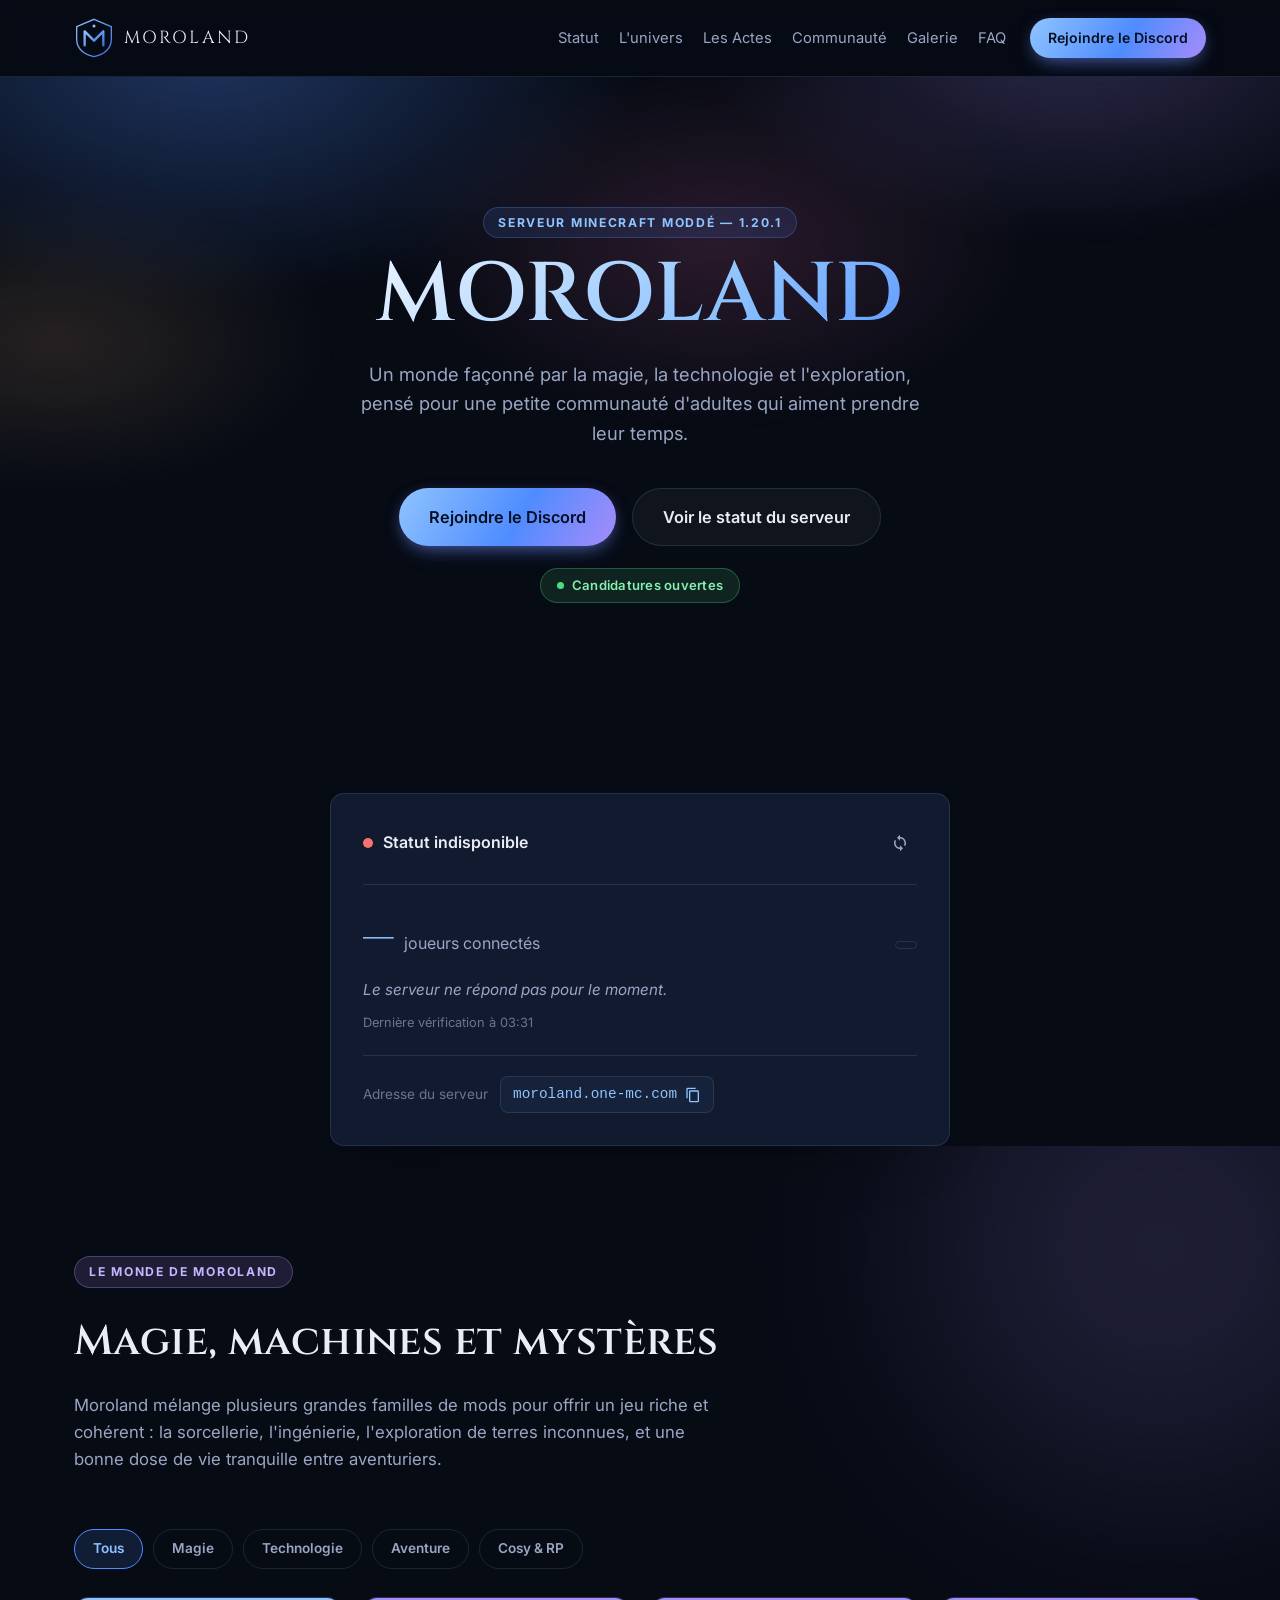
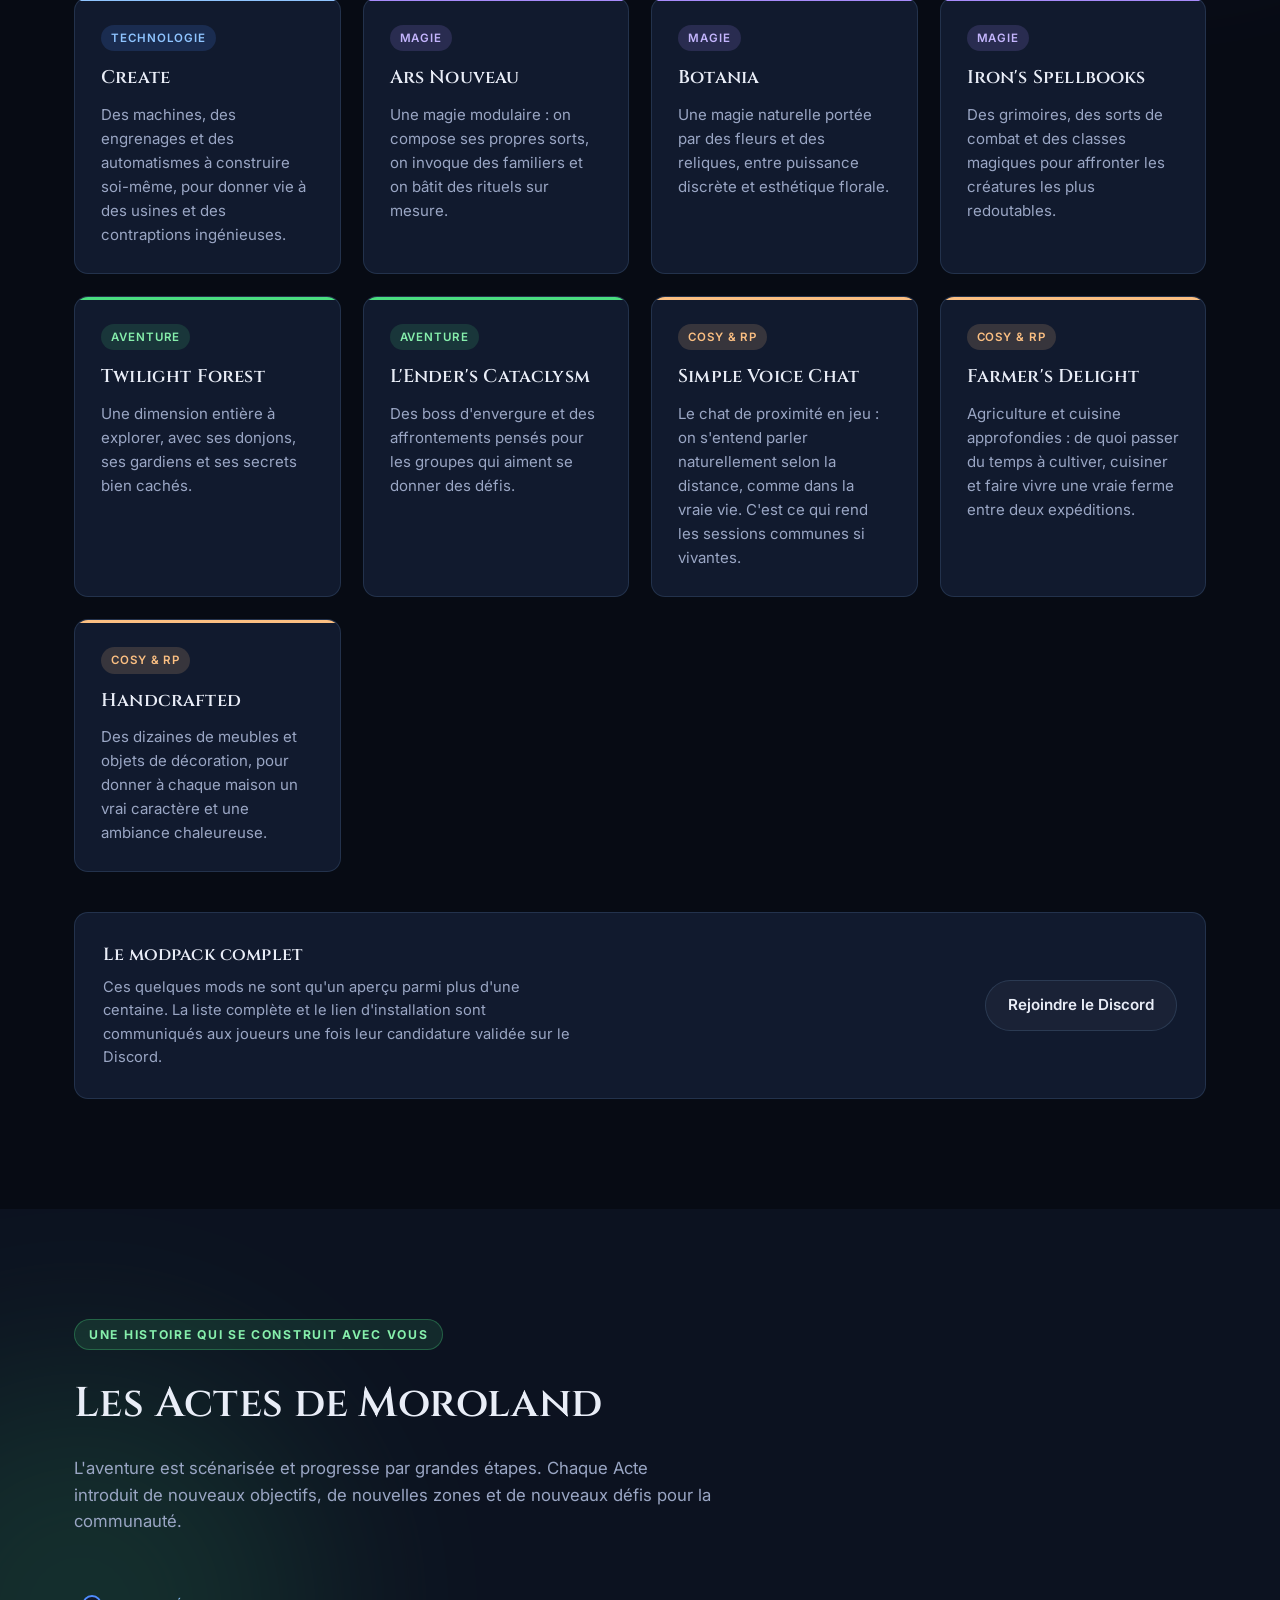
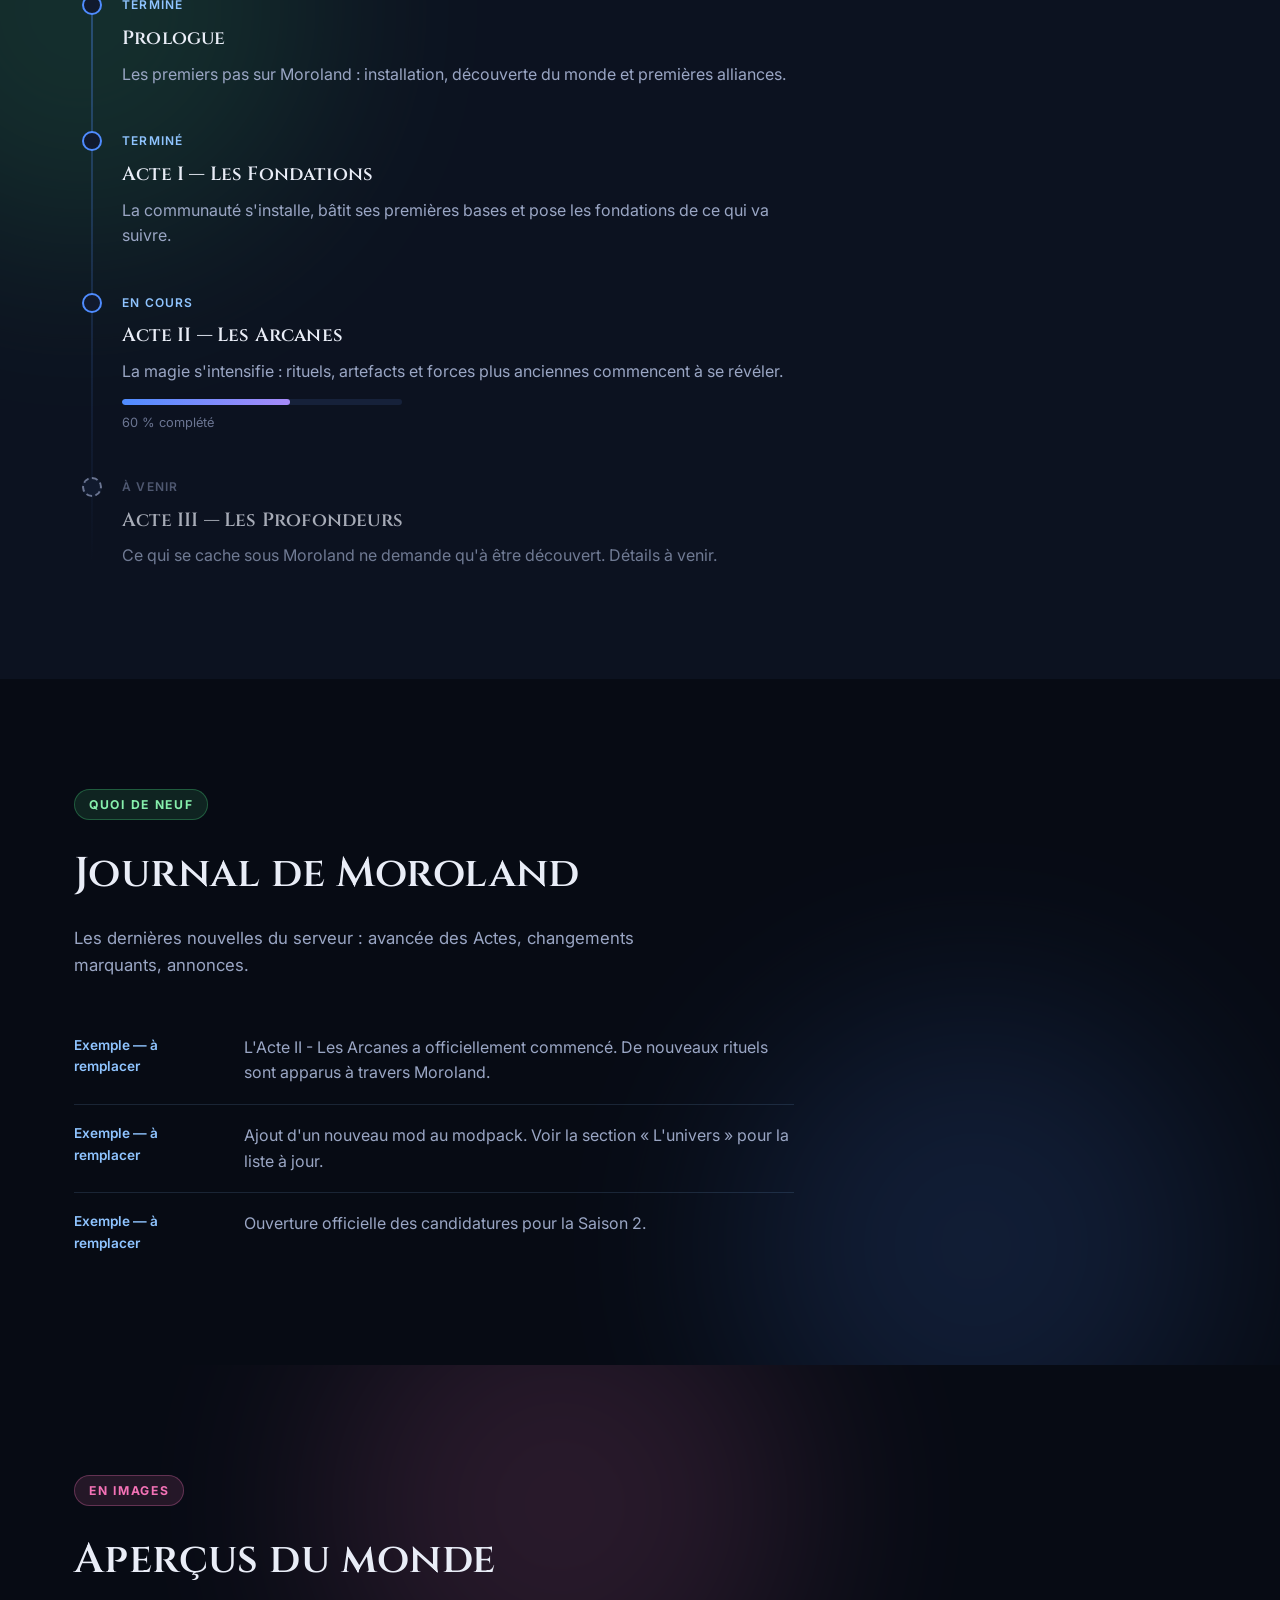
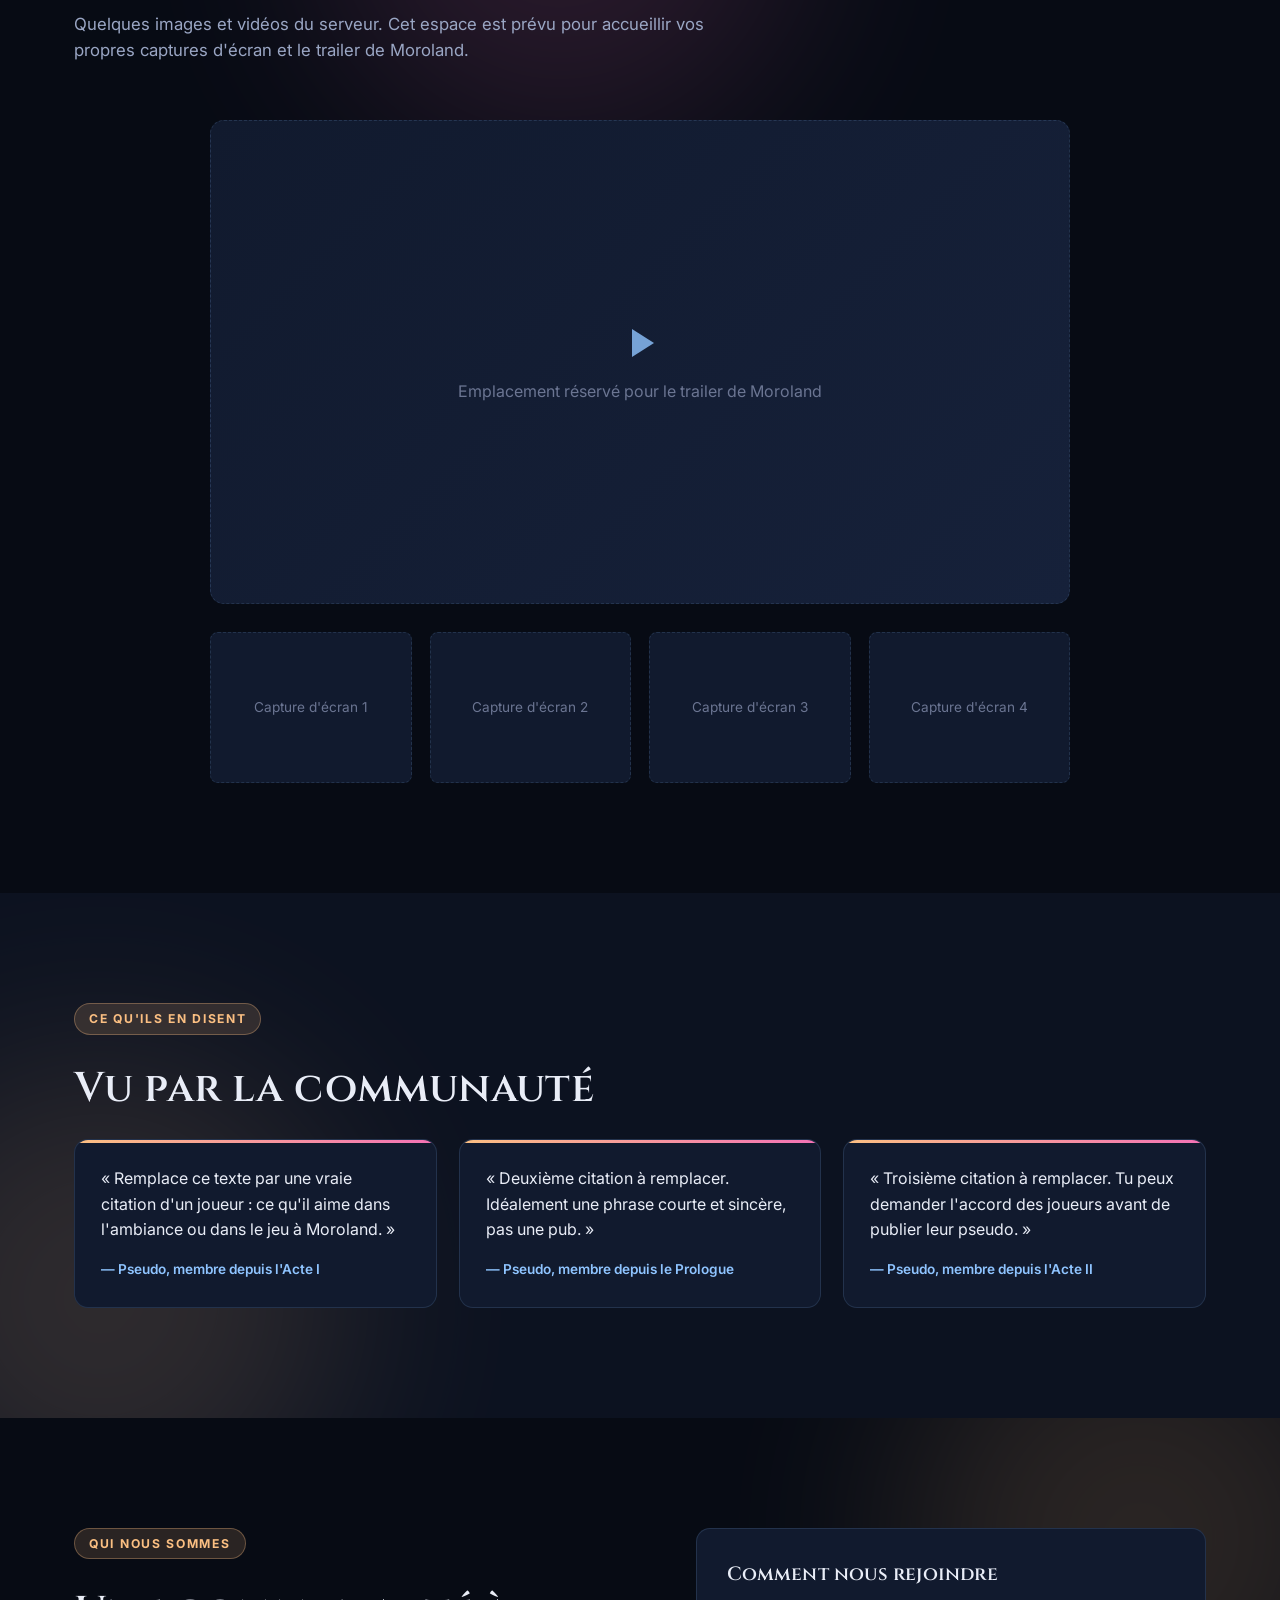
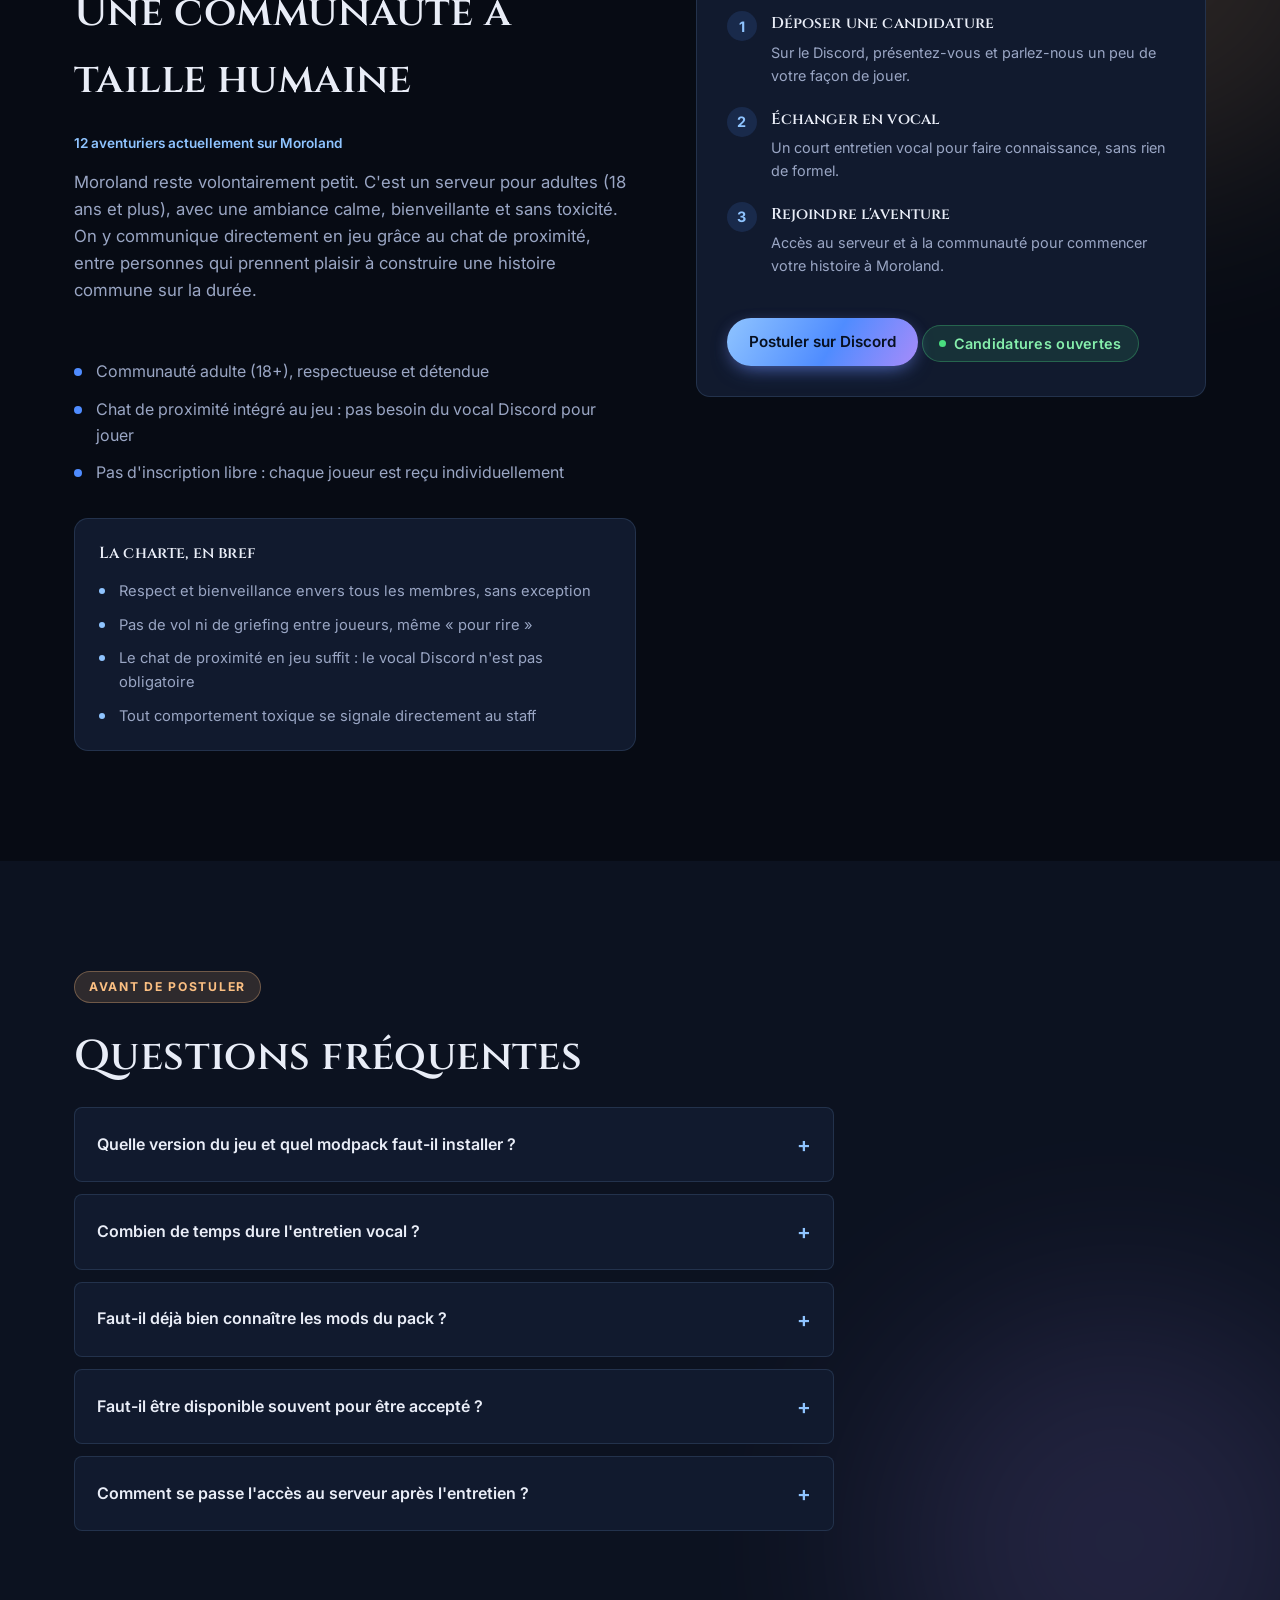
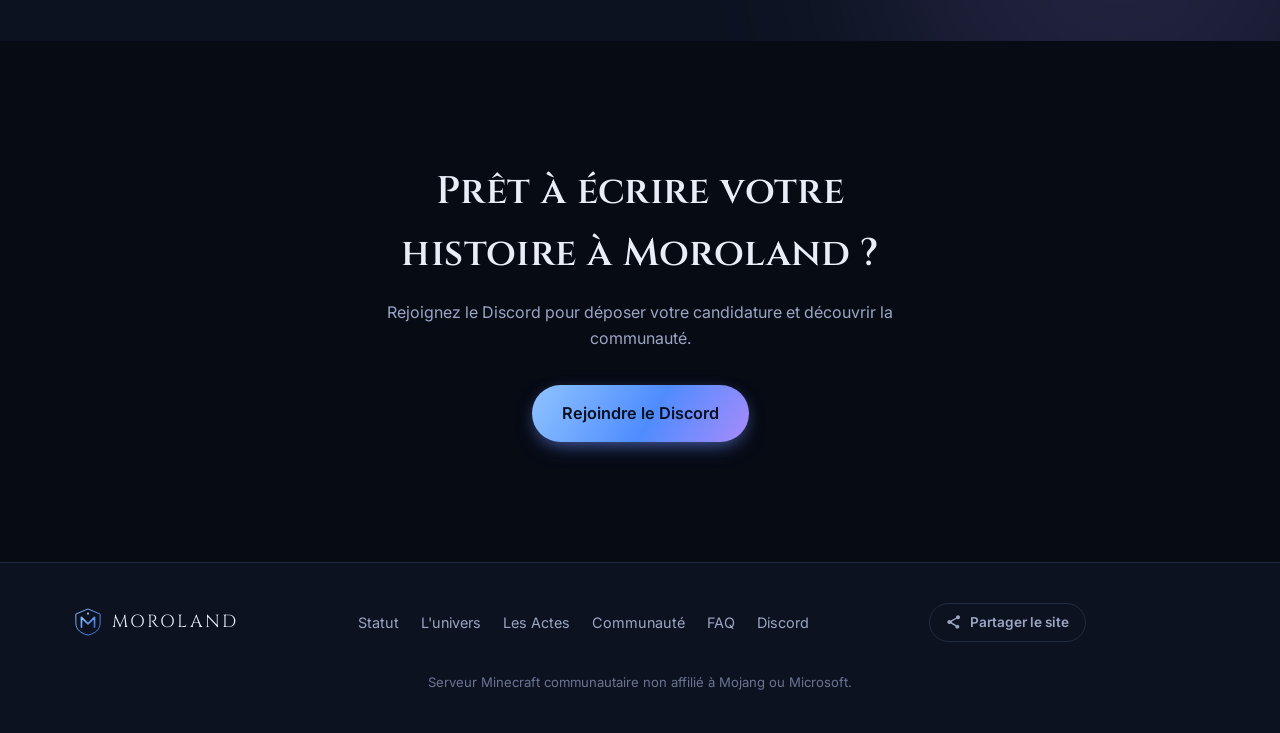
<file: index.html>
<!DOCTYPE html>
<html lang="fr">
<head>
  <meta charset="UTF-8">
  <meta name="viewport" content="width=device-width, initial-scale=1.0">
  <title>Moroland — Serveur Minecraft moddé</title>
  <meta name="description" content="Moroland, serveur Minecraft moddé (magie, technologie, aventure). Petite communauté d'adultes, aventure scénarisée en Actes. Rejoignez-nous sur Discord.">

  <!-- Teinte la barre du navigateur sur mobile avec la couleur du site -->
  <meta name="theme-color" content="#070b14">
  <meta name="color-scheme" content="dark">

  <!-- Données structurées : aident Google à comprendre ce qu'est le site -->
  <script type="application/ld+json">
  {
    "@context": "https://schema.org",
    "@type": "Organization",
    "name": "Moroland",
    "url": "https://reliable-dieffenbachia-4ee07e.netlify.app/",
    "logo": "https://reliable-dieffenbachia-4ee07e.netlify.app/assets/images/logo.svg",
    "description": "Serveur Minecraft moddé (magie, technologie, aventure). Petite communauté d'adultes, aventure scénarisée en Actes."
  }
  </script>

  <!-- Aperçu de lien (Discord, Twitter/X, etc.) : ce qui s'affiche quand on
       partage l'URL du site. IMPORTANT : remplace "og:url" par l'adresse
       réelle du site une fois publié (voir README, section OG). -->
  <meta property="og:type" content="website">
  <meta property="og:site_name" content="Moroland">
  <meta property="og:title" content="Moroland — Serveur Minecraft moddé">
  <meta property="og:description" content="Magie, technologie et aventure scénarisée. Petite communauté d'adultes, sur invitation, en 1.20.1.">
  <meta property="og:image" content="assets/images/og-image.svg">
  <meta property="og:url" content="https://reliable-dieffenbachia-4ee07e.netlify.app/">
  <meta name="twitter:card" content="summary_large_image">
  <meta name="twitter:title" content="Moroland — Serveur Minecraft moddé">
  <meta name="twitter:description" content="Magie, technologie et aventure scénarisée. Petite communauté d'adultes, sur invitation, en 1.20.1.">
  <meta name="twitter:image" content="assets/images/og-image.svg">

  <!-- Polices : Cinzel pour les titres (esprit fantasy/gravé), Inter pour le texte (lisible et moderne) -->
  <link rel="preconnect" href="https://fonts.googleapis.com">
  <link rel="preconnect" href="https://fonts.gstatic.com" crossorigin>
  <link href="https://fonts.googleapis.com/css2?family=Cinzel:wght@500;600;700&family=Inter:wght@400;500;600;700&display=swap" rel="stylesheet">

  <link rel="icon" type="image/svg+xml" href="assets/images/logo.svg">
  <link rel="stylesheet" href="css/style.css">
</head>
<body>

  <!-- Lien d'évitement : permet à une personne au clavier de sauter directement au contenu -->
  <a class="skip-link" href="#main">Aller au contenu principal</a>

  <header class="site-header" id="header">
    <div class="container header-inner">
      <a href="#" class="brand" aria-label="Moroland, retour en haut de page">
        <img src="assets/images/logo.svg" alt="" width="40" height="40" class="brand-logo">
        <span class="brand-name">MOROLAND</span>
      </a>

      <nav class="main-nav" id="main-nav" aria-label="Navigation principale">
        <ul>
          <li><a href="#statut">Statut</a></li>
          <li><a href="#univers">L'univers</a></li>
          <li><a href="#actes">Les Actes</a></li>
          <li><a href="#communaute">Communauté</a></li>
          <li><a href="#galerie">Galerie</a></li>
          <li><a href="#faq">FAQ</a></li>
        </ul>
        <a href="#" class="btn btn-primary btn-small js-discord-link" data-discord-link>Rejoindre le Discord</a>
      </nav>

      <button class="nav-toggle" id="nav-toggle" aria-expanded="false" aria-controls="main-nav" aria-label="Ouvrir le menu">
        <span></span><span></span><span></span>
      </button>
    </div>
  </header>

  <main id="main">

    <!-- ============ HERO ============ -->
    <section class="hero">
      <div class="hero-glow" aria-hidden="true"></div>
      <div class="container hero-inner">
        <p class="eyebrow reveal">Serveur Minecraft moddé — 1.20.1</p>
        <h1 class="hero-title reveal">MOROLAND</h1>
        <p class="hero-subtitle reveal">
          Un monde façonné par la magie, la technologie et l'exploration,
          pensé pour une petite communauté d'adultes qui aiment prendre leur temps.
        </p>
        <div class="hero-actions reveal">
          <a href="#" class="btn btn-primary btn-large js-discord-link" data-discord-link>Rejoindre le Discord</a>
          <a href="#statut" class="btn btn-ghost btn-large">Voir le statut du serveur</a>
        </div>
        <p class="recruitment-badge reveal js-recruitment-badge"></p>
      </div>
    </section>

    <!-- ============ STATUT LIVE ============ -->
    <section class="status-section" id="statut">
      <div class="container">
        <div class="status-card reveal" id="status-card" data-state="loading">
          <div class="status-top">
            <div class="status-indicator">
              <span class="status-dot" id="status-dot" aria-hidden="true"></span>
              <span class="status-label" id="status-label">Vérification en cours…</span>
            </div>
            <button class="status-refresh" id="status-refresh" aria-label="Rafraîchir le statut du serveur">
              <svg viewBox="0 0 24 24" width="18" height="18" aria-hidden="true">
                <path fill="currentColor" d="M12 4V1L8 5l4 4V6c3.31 0 6 2.69 6 6 0 1.01-.25 1.97-.7 2.8l1.46 1.46A7.93 7.93 0 0 0 20 12c0-4.42-3.58-8-8-8zm0 14c-3.31 0-6-2.69-6-6 0-1.01.25-1.97.7-2.8L5.24 7.74A7.93 7.93 0 0 0 4 12c0 4.42 3.58 8 8 8v3l4-4-4-4z"/>
              </svg>
            </button>
          </div>

          <div class="status-body">
            <div class="status-players">
              <span class="status-players-count" id="status-players-count">—</span>
              <span class="status-players-suffix">joueurs connectés</span>
              <span class="status-version" id="status-version"></span>
            </div>
            <p class="status-motd" id="status-motd"></p>
            <p class="status-updated" id="status-updated" aria-live="polite"></p>
          </div>

          <div class="status-footer">
            <span class="status-address-label">Adresse du serveur</span>
            <button class="status-address" id="status-address-btn" type="button">
              <code id="status-address-text">moroland.one-mc.com</code>
              <svg viewBox="0 0 24 24" width="16" height="16" aria-hidden="true">
                <path fill="currentColor" d="M16 1H4a2 2 0 0 0-2 2v14h2V3h12V1zm3 4H8a2 2 0 0 0-2 2v14a2 2 0 0 0 2 2h11a2 2 0 0 0 2-2V7a2 2 0 0 0-2-2zm0 16H8V7h11v14z"/>
              </svg>
            </button>
            <span class="status-copied" id="status-copied" role="status" aria-live="polite"></span>
          </div>
        </div>
      </div>
    </section>

    <!-- ============ L'UNIVERS ============ -->
    <section class="section" id="univers">
      <div class="container">
        <p class="eyebrow reveal">Le monde de Moroland</p>
        <h2 class="section-title reveal">Magie, machines et mystères</h2>
        <p class="section-lead reveal">
          Moroland mélange plusieurs grandes familles de mods pour offrir un jeu riche
          et cohérent : la sorcellerie, l'ingénierie, l'exploration de terres inconnues,
          et une bonne dose de vie tranquille entre aventuriers.
        </p>

        <div class="mod-filters reveal" role="group" aria-label="Filtrer les mods par catégorie">
          <button type="button" class="mod-filter is-active" data-filter="all">Tous</button>
          <button type="button" class="mod-filter" data-filter="magic">Magie</button>
          <button type="button" class="mod-filter" data-filter="tech">Technologie</button>
          <button type="button" class="mod-filter" data-filter="adventure">Aventure</button>
          <button type="button" class="mod-filter" data-filter="cosy">Cosy &amp; RP</button>
        </div>

        <div class="mod-grid">
          <article class="mod-card reveal" data-category="tech">
            <span class="mod-tag mod-tag-tech">Technologie</span>
            <h3>Create</h3>
            <p>Des machines, des engrenages et des automatismes à construire soi-même, pour donner vie à des usines et des contraptions ingénieuses.</p>
          </article>

          <article class="mod-card reveal" data-category="magic">
            <span class="mod-tag mod-tag-magic">Magie</span>
            <h3>Ars Nouveau</h3>
            <p>Une magie modulaire : on compose ses propres sorts, on invoque des familiers et on bâtit des rituels sur mesure.</p>
          </article>

          <article class="mod-card reveal" data-category="magic">
            <span class="mod-tag mod-tag-magic">Magie</span>
            <h3>Botania</h3>
            <p>Une magie naturelle portée par des fleurs et des reliques, entre puissance discrète et esthétique florale.</p>
          </article>

          <article class="mod-card reveal" data-category="magic">
            <span class="mod-tag mod-tag-magic">Magie</span>
            <h3>Iron's Spellbooks</h3>
            <p>Des grimoires, des sorts de combat et des classes magiques pour affronter les créatures les plus redoutables.</p>
          </article>

          <article class="mod-card reveal" data-category="adventure">
            <span class="mod-tag mod-tag-adventure">Aventure</span>
            <h3>Twilight Forest</h3>
            <p>Une dimension entière à explorer, avec ses donjons, ses gardiens et ses secrets bien cachés.</p>
          </article>

          <article class="mod-card reveal" data-category="adventure">
            <span class="mod-tag mod-tag-adventure">Aventure</span>
            <h3>L'Ender's Cataclysm</h3>
            <p>Des boss d'envergure et des affrontements pensés pour les groupes qui aiment se donner des défis.</p>
          </article>

          <article class="mod-card reveal" data-category="cosy">
            <span class="mod-tag mod-tag-cosy">Cosy &amp; RP</span>
            <h3>Simple Voice Chat</h3>
            <p>Le chat de proximité en jeu : on s'entend parler naturellement selon la distance, comme dans la vraie vie. C'est ce qui rend les sessions communes si vivantes.</p>
          </article>

          <article class="mod-card reveal" data-category="cosy">
            <span class="mod-tag mod-tag-cosy">Cosy &amp; RP</span>
            <h3>Farmer's Delight</h3>
            <p>Agriculture et cuisine approfondies : de quoi passer du temps à cultiver, cuisiner et faire vivre une vraie ferme entre deux expéditions.</p>
          </article>

          <article class="mod-card reveal" data-category="cosy">
            <span class="mod-tag mod-tag-cosy">Cosy &amp; RP</span>
            <h3>Handcrafted</h3>
            <p>Des dizaines de meubles et objets de décoration, pour donner à chaque maison un vrai caractère et une ambiance chaleureuse.</p>
          </article>
        </div>

        <div class="modpack-cta reveal">
          <div>
            <h3>Le modpack complet</h3>
            <p>Ces quelques mods ne sont qu'un aperçu parmi plus d'une centaine. La liste complète et le lien d'installation sont communiqués aux joueurs une fois leur candidature validée sur le Discord.</p>
          </div>
          <div class="modpack-cta-actions">
            <a href="#" class="btn btn-ghost js-discord-link" data-discord-link target="_blank" rel="noopener noreferrer">Rejoindre le Discord</a>
          </div>
        </div>
      </div>
    </section>

    <!-- ============ LES ACTES ============ -->
    <section class="section section-alt" id="actes">
      <div class="container">
        <p class="eyebrow reveal">Une histoire qui se construit avec vous</p>
        <h2 class="section-title reveal">Les Actes de Moroland</h2>
        <p class="section-lead reveal">
          L'aventure est scénarisée et progresse par grandes étapes. Chaque Acte introduit
          de nouveaux objectifs, de nouvelles zones et de nouveaux défis pour la communauté.
        </p>

        <ol class="acts-timeline">
          <li class="act reveal">
            <div class="act-marker" aria-hidden="true"></div>
            <div class="act-content">
              <span class="act-eyebrow">Terminé</span>
              <h3>Prologue</h3>
              <p>Les premiers pas sur Moroland : installation, découverte du monde et premières alliances.</p>
            </div>
          </li>

          <li class="act reveal">
            <div class="act-marker" aria-hidden="true"></div>
            <div class="act-content">
              <span class="act-eyebrow">Terminé</span>
              <h3>Acte I — Les Fondations</h3>
              <p>La communauté s'installe, bâtit ses premières bases et pose les fondations de ce qui va suivre.</p>
            </div>
          </li>

          <li class="act reveal">
            <div class="act-marker" aria-hidden="true"></div>
            <div class="act-content">
              <span class="act-eyebrow">En cours</span>
              <h3>Acte II — Les Arcanes</h3>
              <p>La magie s'intensifie : rituels, artefacts et forces plus anciennes commencent à se révéler.</p>
              <!-- Pourcentage à ajuster toi-même à la main (modifie width et le texte) -->
              <div class="act-progress" role="progressbar" aria-valuenow="60" aria-valuemin="0" aria-valuemax="100" aria-label="Progression de l'Acte II">
                <div class="act-progress-bar" style="width: 60%;"></div>
              </div>
              <span class="act-progress-label">60 % complété</span>
            </div>
          </li>

          <li class="act reveal act-upcoming">
            <div class="act-marker" aria-hidden="true"></div>
            <div class="act-content">
              <span class="act-eyebrow">À venir</span>
              <h3>Acte III — Les Profondeurs</h3>
              <p>Ce qui se cache sous Moroland ne demande qu'à être découvert. Détails à venir.</p>
            </div>
          </li>
        </ol>
      </div>
    </section>

    <!-- ============ ACTUALITÉS ============ -->
    <section class="section" id="actualites">
      <div class="container">
        <p class="eyebrow reveal">Quoi de neuf</p>
        <h2 class="section-title reveal">Journal de Moroland</h2>
        <p class="section-lead reveal">
          Les dernières nouvelles du serveur : avancée des Actes, changements marquants, annonces.
        </p>

        <ul class="news-list">
          <li class="news-item reveal">
            <span class="news-date">Exemple — à remplacer</span>
            <p>L'Acte II - Les Arcanes a officiellement commencé. De nouveaux rituels sont apparus à travers Moroland.</p>
          </li>
          <li class="news-item reveal">
            <span class="news-date">Exemple — à remplacer</span>
            <p>Ajout d'un nouveau mod au modpack. Voir la section « L'univers » pour la liste à jour.</p>
          </li>
          <li class="news-item reveal">
            <span class="news-date">Exemple — à remplacer</span>
            <p>Ouverture officielle des candidatures pour la Saison 2.</p>
          </li>
        </ul>
      </div>
    </section>

    <!-- ============ GALERIE ============ -->
    <section class="section" id="galerie">
      <div class="container">
        <p class="eyebrow reveal">En images</p>
        <h2 class="section-title reveal">Aperçus du monde</h2>
        <p class="section-lead reveal">
          Quelques images et vidéos du serveur. Cet espace est prévu pour accueillir vos
          propres captures d'écran et le trailer de Moroland.
        </p>

        <div class="trailer-placeholder reveal">
          <svg viewBox="0 0 24 24" width="48" height="48" aria-hidden="true">
            <path fill="currentColor" d="M8 5v14l11-7z"/>
          </svg>
          <p>Emplacement réservé pour le trailer de Moroland</p>
        </div>

        <div class="screenshot-grid">
          <button type="button" class="screenshot-placeholder reveal js-lightbox"><span>Capture d'écran 1</span></button>
          <button type="button" class="screenshot-placeholder reveal js-lightbox"><span>Capture d'écran 2</span></button>
          <button type="button" class="screenshot-placeholder reveal js-lightbox"><span>Capture d'écran 3</span></button>
          <button type="button" class="screenshot-placeholder reveal js-lightbox"><span>Capture d'écran 4</span></button>
        </div>
      </div>
    </section>

    <!-- ============ TÉMOIGNAGES ============ -->
    <section class="section section-alt" id="temoignages">
      <div class="container">
        <p class="eyebrow reveal">Ce qu'ils en disent</p>
        <h2 class="section-title reveal">Vu par la communauté</h2>

        <div class="testimonial-grid">
          <blockquote class="testimonial-card reveal">
            <p>« Remplace ce texte par une vraie citation d'un joueur : ce qu'il aime dans l'ambiance ou dans le jeu à Moroland. »</p>
            <footer>— Pseudo, membre depuis l'Acte I</footer>
          </blockquote>
          <blockquote class="testimonial-card reveal">
            <p>« Deuxième citation à remplacer. Idéalement une phrase courte et sincère, pas une pub. »</p>
            <footer>— Pseudo, membre depuis le Prologue</footer>
          </blockquote>
          <blockquote class="testimonial-card reveal">
            <p>« Troisième citation à remplacer. Tu peux demander l'accord des joueurs avant de publier leur pseudo. »</p>
            <footer>— Pseudo, membre depuis l'Acte II</footer>
          </blockquote>
        </div>
      </div>
    </section>

    <!-- ============ COMMUNAUTÉ ============ -->
    <section class="section" id="communaute">
      <div class="container community-grid">
        <div class="reveal">
          <p class="eyebrow">Qui nous sommes</p>
          <h2 class="section-title">Une communauté à taille humaine</h2>
          <!-- Chiffre à mettre à jour toi-même à la main selon le nombre réel de membres -->
          <p class="member-count reveal">12 aventuriers actuellement sur Moroland</p>
          <p class="section-lead">
            Moroland reste volontairement petit. C'est un serveur pour adultes (18 ans et plus),
            avec une ambiance calme, bienveillante et sans toxicité. On y communique directement en jeu
            grâce au chat de proximité, entre personnes qui prennent plaisir à construire une histoire
            commune sur la durée.
          </p>
          <ul class="community-points">
            <li>Communauté adulte (18+), respectueuse et détendue</li>
            <li>Chat de proximité intégré au jeu : pas besoin du vocal Discord pour jouer</li>
            <li>Pas d'inscription libre : chaque joueur est reçu individuellement</li>
          </ul>

          <div class="charter">
            <h3>La charte, en bref</h3>
            <ul>
              <li>Respect et bienveillance envers tous les membres, sans exception</li>
              <li>Pas de vol ni de griefing entre joueurs, même « pour rire »</li>
              <li>Le chat de proximité en jeu suffit : le vocal Discord n'est pas obligatoire</li>
              <li>Tout comportement toxique se signale directement au staff</li>
            </ul>
          </div>
        </div>

        <div class="join-steps reveal">
          <h3>Comment nous rejoindre</h3>
          <ol>
            <li>
              <span class="join-step-num">1</span>
              <div>
                <h4>Déposer une candidature</h4>
                <p>Sur le Discord, présentez-vous et parlez-nous un peu de votre façon de jouer.</p>
              </div>
            </li>
            <li>
              <span class="join-step-num">2</span>
              <div>
                <h4>Échanger en vocal</h4>
                <p>Un court entretien vocal pour faire connaissance, sans rien de formel.</p>
              </div>
            </li>
            <li>
              <span class="join-step-num">3</span>
              <div>
                <h4>Rejoindre l'aventure</h4>
                <p>Accès au serveur et à la communauté pour commencer votre histoire à Moroland.</p>
              </div>
            </li>
          </ol>
          <a href="#" class="btn btn-primary js-discord-link" data-discord-link>Postuler sur Discord</a>
          <p class="recruitment-badge js-recruitment-badge"></p>
        </div>
      </div>
    </section>

    <!-- ============ FAQ ============ -->
    <section class="section section-alt" id="faq">
      <div class="container">
        <p class="eyebrow reveal">Avant de postuler</p>
        <h2 class="section-title reveal">Questions fréquentes</h2>

        <div class="faq-list reveal">
          <details class="faq-item">
            <summary>Quelle version du jeu et quel modpack faut-il installer ?</summary>
            <p>Moroland tourne en Minecraft Java 1.20.1 avec Forge. Le modpack complet (avec toutes les versions de mods exactes) est disponible sur la page dédiée, voir la section « L'univers » plus haut.</p>
          </details>
          <details class="faq-item">
            <summary>Combien de temps dure l'entretien vocal ?</summary>
            <p>Généralement une quinzaine de minutes, sans rien de formel : l'idée est surtout de faire connaissance avant de rejoindre le serveur.</p>
          </details>
          <details class="faq-item">
            <summary>Faut-il déjà bien connaître les mods du pack ?</summary>
            <p>Non. Le serveur est ouvert aux joueurs curieux, même s'ils découvrent certains mods. L'essentiel est l'envie d'apprendre et de jouer avec les autres.</p>
          </details>
          <details class="faq-item">
            <summary>Faut-il être disponible souvent pour être accepté ?</summary>
            <p>Non, mais une présence raisonnablement régulière est appréciée, ne serait-ce que pour suivre l'avancée de l'histoire commune (les Actes).</p>
          </details>
          <details class="faq-item">
            <summary>Comment se passe l'accès au serveur après l'entretien ?</summary>
            <p>Une fois l'entretien validé, vous êtes ajouté à la liste blanche (whitelist) et un membre du staff vous indique comment vous connecter.</p>
          </details>
        </div>
      </div>
    </section>

    <!-- ============ CTA FINAL ============ -->
    <section class="final-cta">
      <div class="container final-cta-inner reveal">
        <h2>Prêt à écrire votre histoire à Moroland ?</h2>
        <p>Rejoignez le Discord pour déposer votre candidature et découvrir la communauté.</p>
        <a href="#" class="btn btn-primary btn-large js-discord-link" data-discord-link>Rejoindre le Discord</a>
      </div>
    </section>

  </main>

  <footer class="site-footer">
    <div class="container footer-inner">
      <a href="#" class="brand">
        <img src="assets/images/logo.svg" alt="" width="28" height="28" class="brand-logo">
        <span class="brand-name">MOROLAND</span>
      </a>

      <nav aria-label="Navigation du pied de page">
        <ul class="footer-nav">
          <li><a href="#statut">Statut</a></li>
          <li><a href="#univers">L'univers</a></li>
          <li><a href="#actes">Les Actes</a></li>
          <li><a href="#communaute">Communauté</a></li>
          <li><a href="#faq">FAQ</a></li>
          <li><a href="#" class="js-discord-link" data-discord-link>Discord</a></li>
        </ul>
      </nav>

      <button type="button" class="share-btn" id="share-btn">
        <svg viewBox="0 0 24 24" width="16" height="16" aria-hidden="true">
          <path fill="currentColor" d="M18 16.08c-.76 0-1.44.3-1.96.77L8.91 12.7c.05-.23.09-.46.09-.7s-.04-.47-.09-.7l7.05-4.11c.54.5 1.25.81 2.04.81 1.66 0 3-1.34 3-3s-1.34-3-3-3-3 1.34-3 3c0 .24.04.47.09.7L7.04 9.81C6.5 9.31 5.79 9 5 9c-1.66 0-3 1.34-3 3s1.34 3 3 3c.79 0 1.5-.31 2.04-.81l7.12 4.16c-.05.21-.08.43-.08.65 0 1.61 1.31 2.92 2.92 2.92 1.61 0 2.92-1.31 2.92-2.92s-1.31-2.92-2.92-2.92z"/>
        </svg>
        <span>Partager le site</span>
      </button>
      <span class="status-copied" id="share-copied" role="status" aria-live="polite"></span>

      <p class="footer-note">
        Serveur Minecraft communautaire non affilié à Mojang ou Microsoft.
      </p>
    </div>
  </footer>

  <div class="lightbox" id="lightbox" aria-hidden="true">
    <button type="button" class="lightbox-close" id="lightbox-close" aria-label="Fermer l'aperçu">
      <svg viewBox="0 0 24 24" width="22" height="22" aria-hidden="true">
        <path fill="currentColor" d="M18.3 5.71 12 12.01l-6.29-6.3-1.42 1.42 6.3 6.29-6.3 6.29 1.42 1.42 6.29-6.3 6.29 6.3 1.42-1.42-6.3-6.29 6.3-6.29z"/>
      </svg>
    </button>
    <div class="lightbox-content" id="lightbox-content"></div>
  </div>

  <button class="back-to-top" id="back-to-top" aria-label="Revenir en haut de la page">
    <svg viewBox="0 0 24 24" width="20" height="20" aria-hidden="true">
      <path fill="currentColor" d="M12 5l-7 7h4v7h6v-7h4z"/>
    </svg>
  </button>

  <script src="js/config.js"></script>
  <script src="js/main.js"></script>
</body>
</html>
</file>
<file: css/style.css>
/* ==========================================================
   MOROLAND — feuille de style
   Thème : sombre, bleu nuit, ambiance fantasy/aventure.
   ========================================================== */

:root {
  /* Couleurs de fond, du plus profond au plus clair */
  --bg: #070b14;
  --bg-alt: #0c1220;
  --surface: #111a2e;
  --surface-2: #16213a;
  --border: rgba(143, 196, 255, 0.14);

  /* Texte */
  --text: #e9edf7;
  --text-muted: #9aa6c4;
  --text-faint: #6b7592;

  /* Accent bleu (magie / eau / nuit) */
  --accent: #4f8cff;
  --accent-light: #8fc4ff;
  --accent-dark: #2c58b8;

  /* Accents secondaires, un par "famille" du site : magie, aventure,
     cosy/communauté, galerie. Utilisés pour les halos, badges et
     bordures colorées afin de donner plus de vie et de repères visuels. */
  --accent-purple: #a78bfa;
  --accent-purple-light: #c4b5fd;
  --accent-pink: #f472b6;
  --accent-gold: #fbbf82;
  --accent-gold-light: #fcd9b0;

  /* États du statut serveur */
  --ok: #4ade80;
  --off: #f87171;

  /* Typo */
  --font-display: "Cinzel", serif;
  --font-body: "Inter", system-ui, -apple-system, sans-serif;

  /* Rythme */
  --radius: 14px;
  --radius-sm: 8px;
  --container: 1180px;
}

/* ---------- Reset minimal ---------- */
* { box-sizing: border-box; }
html { scroll-behavior: smooth; }
body {
  margin: 0;
  background: var(--bg);
  color: var(--text);
  font-family: var(--font-body);
  line-height: 1.6;
  -webkit-font-smoothing: antialiased;
}
img { max-width: 100%; display: block; }
a { color: inherit; text-decoration: none; }
ul, ol { margin: 0; padding: 0; list-style: none; }
h1, h2, h3, h4 { margin: 0; font-family: var(--font-display); font-weight: 600; letter-spacing: 0.01em; }
p { margin: 0; }
button { font: inherit; color: inherit; background: none; border: none; cursor: pointer; }

/* Respecte les préférences de mouvement réduit */
@media (prefers-reduced-motion: reduce) {
  *, *::before, *::after { animation-duration: 0.001ms !important; transition-duration: 0.001ms !important; }
  html { scroll-behavior: auto; }
}

/* Focus clavier toujours visible (accessibilité) */
:focus-visible {
  outline: 2px solid var(--accent-light);
  outline-offset: 3px;
  border-radius: 4px;
}

.container {
  max-width: var(--container);
  margin: 0 auto;
  padding: 0 24px;
}

.skip-link {
  position: absolute;
  left: -9999px;
  top: 0;
  background: var(--accent);
  color: #071021;
  padding: 12px 18px;
  border-radius: 0 0 8px 0;
  z-index: 999;
  font-weight: 600;
}
.skip-link:focus { left: 0; }

/* ---------- Boutons ---------- */
.btn {
  display: inline-flex;
  align-items: center;
  justify-content: center;
  gap: 8px;
  padding: 12px 22px;
  border-radius: 999px;
  font-weight: 600;
  font-size: 0.95rem;
  transition: transform 0.15s ease, box-shadow 0.15s ease, background 0.15s ease;
  white-space: nowrap;
}
.btn-primary {
  background: linear-gradient(120deg, var(--accent-light), var(--accent) 55%, var(--accent-purple));
  color: #071021;
  box-shadow: 0 8px 22px -8px rgba(79, 140, 255, 0.55), 0 4px 18px -6px rgba(167, 139, 250, 0.45);
}
.btn-primary:hover {
  transform: translateY(-2px) scale(1.02);
  box-shadow: 0 12px 28px -8px rgba(79, 140, 255, 0.65), 0 8px 24px -8px rgba(167, 139, 250, 0.55);
}
.btn-ghost {
  background: rgba(255, 255, 255, 0.04);
  color: var(--text);
  border: 1px solid var(--border);
}
.btn-ghost:hover { background: rgba(255, 255, 255, 0.08); border-color: var(--accent-light); }
.btn-large { padding: 15px 30px; font-size: 1.02rem; }
.btn-small { padding: 9px 18px; font-size: 0.88rem; }

/* ---------- En-tête ---------- */
.site-header {
  position: sticky;
  top: 0;
  z-index: 100;
  background: rgba(7, 11, 20, 0.75);
  backdrop-filter: blur(10px);
  border-bottom: 1px solid var(--border);
}
.header-inner {
  display: flex;
  align-items: center;
  justify-content: space-between;
  height: 76px;
}
.brand {
  display: flex;
  align-items: center;
  gap: 10px;
}
.brand-name {
  font-family: var(--font-display);
  font-size: 1.1rem;
  letter-spacing: 0.12em;
}
.main-nav {
  display: flex;
  align-items: center;
  gap: 24px;
}
.main-nav ul {
  display: flex;
  gap: 20px;
}
.main-nav a:not(.btn) {
  font-size: 0.92rem;
  color: var(--text-muted);
  transition: color 0.15s ease;
}
.main-nav a:not(.btn):hover { color: var(--text); }

.nav-toggle {
  display: none;
  flex-direction: column;
  gap: 5px;
  padding: 8px;
}
.nav-toggle span {
  width: 22px;
  height: 2px;
  background: var(--text);
  border-radius: 2px;
  transition: transform 0.2s ease, opacity 0.2s ease;
}

/* ---------- Hero ---------- */
.hero {
  position: relative;
  padding: 130px 0 100px;
  overflow: hidden;
  text-align: center;
}
.hero-glow {
  position: absolute;
  inset: -20% -10% auto -10%;
  height: 650px;
  background:
    radial-gradient(40% 55% at 22% 15%, rgba(79, 140, 255, 0.32), transparent 70%),
    radial-gradient(34% 46% at 78% 12%, rgba(167, 139, 250, 0.24), transparent 70%),
    radial-gradient(30% 40% at 55% 45%, rgba(244, 114, 182, 0.15), transparent 70%),
    radial-gradient(26% 34% at 12% 60%, rgba(251, 191, 130, 0.13), transparent 70%);
  filter: blur(10px);
  pointer-events: none;
}
.hero-inner { position: relative; max-width: 760px; margin: 0 auto; }
.eyebrow {
  display: inline-block;
  color: var(--accent-light);
  text-transform: uppercase;
  letter-spacing: 0.14em;
  font-size: 0.76rem;
  font-weight: 700;
  margin-bottom: 16px;
  padding: 5px 14px;
  border-radius: 999px;
  background: rgba(79, 140, 255, 0.12);
  border: 1px solid rgba(79, 140, 255, 0.28);
}

/* Chaque section a sa propre couleur de badge, assortie au halo qui
   flotte derrière elle : ça crée un repère de couleur par thématique
   (magie = violet, aventure = vert, galerie = rose, communauté/avis = or). */
#univers .eyebrow { color: var(--accent-purple-light); background: rgba(167, 139, 250, 0.14); border-color: rgba(167, 139, 250, 0.32); }
#actes .eyebrow, #actualites .eyebrow { color: #86efac; background: rgba(74, 222, 128, 0.12); border-color: rgba(74, 222, 128, 0.3); }
#galerie .eyebrow { color: var(--accent-pink); background: rgba(244, 114, 182, 0.12); border-color: rgba(244, 114, 182, 0.3); }
#temoignages .eyebrow, #communaute .eyebrow, #faq .eyebrow { color: var(--accent-gold); background: rgba(251, 191, 130, 0.14); border-color: rgba(251, 191, 130, 0.32); }
.hero-title {
  font-size: clamp(2.8rem, 7vw, 5.2rem);
  line-height: 1;
  background: linear-gradient(135deg, #ffffff, var(--accent-light) 60%, var(--accent));
  -webkit-background-clip: text;
  background-clip: text;
  color: transparent;
  margin-bottom: 22px;
}
.hero-subtitle {
  font-size: 1.15rem;
  color: var(--text-muted);
  max-width: 560px;
  margin: 0 auto 40px;
}
.hero-actions {
  display: flex;
  justify-content: center;
  gap: 16px;
  flex-wrap: wrap;
}

/* ---------- Badge de recrutement ---------- */
.recruitment-badge {
  display: inline-flex;
  align-items: center;
  gap: 8px;
  margin-top: 22px;
  padding: 6px 16px;
  border-radius: 999px;
  font-size: 0.82rem;
  font-weight: 600;
  letter-spacing: 0.02em;
}
.recruitment-badge::before {
  content: "";
  width: 7px;
  height: 7px;
  border-radius: 50%;
}
.recruitment-badge[data-status="open"] {
  background: rgba(74, 222, 128, 0.12);
  color: #86efac;
  border: 1px solid rgba(74, 222, 128, 0.3);
}
.recruitment-badge[data-status="open"]::before { background: var(--ok); }
.recruitment-badge[data-status="closed"] {
  background: rgba(154, 166, 196, 0.1);
  color: var(--text-muted);
  border: 1px solid var(--border);
}
.recruitment-badge[data-status="closed"]::before { background: var(--text-faint); }

/* ---------- Sections génériques ---------- */
.section { position: relative; padding: 110px 0; overflow: hidden; }
.section-alt { background: var(--bg-alt); }
.section > .container { position: relative; z-index: 1; }

/* Halo coloré flottant derrière chaque section : purement décoratif,
   la couleur reprend celle du badge de la section pour rester cohérent. */
.section::before {
  content: "";
  position: absolute;
  width: 480px;
  height: 480px;
  border-radius: 50%;
  filter: blur(100px);
  opacity: 0.14;
  pointer-events: none;
  z-index: 0;
  animation: float-glow 14s ease-in-out infinite alternate;
}
#univers::before { background: var(--accent-purple); top: -140px; right: -120px; }
#actes::before { background: var(--ok); top: 15%; left: -160px; animation-delay: -3s; }
#actualites::before { background: var(--accent); bottom: -120px; right: 5%; animation-delay: -7s; }
#galerie::before { background: var(--accent-pink); top: -100px; left: 25%; animation-delay: -2s; }
#temoignages::before { background: var(--accent-gold); bottom: -120px; left: -140px; animation-delay: -5s; }
#communaute::before { background: var(--accent-gold); top: -120px; right: -100px; animation-delay: -9s; }
#faq::before { background: var(--accent-purple); bottom: -140px; right: -80px; animation-delay: -4s; }

@keyframes float-glow {
  from { transform: translate(0, 0) scale(1); }
  to { transform: translate(30px, -24px) scale(1.1); }
}

.section-title {
  font-size: clamp(1.9rem, 3.4vw, 2.6rem);
  margin: 4px 0 18px;
}
.section-lead {
  color: var(--text-muted);
  max-width: 640px;
  font-size: 1.05rem;
  margin-bottom: 56px;
}

/* ---------- Statut live ---------- */
.status-section { padding: 90px 0 0; }
.status-card {
  background: var(--surface);
  border: 1px solid var(--border);
  border-radius: var(--radius);
  padding: 32px;
  max-width: 620px;
  margin: 0 auto;
  box-shadow: 0 20px 50px -30px rgba(0, 0, 0, 0.6);
}
.status-top {
  display: flex;
  align-items: center;
  justify-content: space-between;
  margin-bottom: 24px;
}
.status-indicator { display: flex; align-items: center; gap: 10px; }
.status-dot {
  width: 10px;
  height: 10px;
  border-radius: 50%;
  background: var(--text-faint);
  box-shadow: 0 0 0 0 currentColor;
}
[data-state="online"] .status-dot { background: var(--ok); animation: pulse 2s infinite; color: var(--ok); }
[data-state="offline"] .status-dot { background: var(--off); }
@keyframes pulse {
  0% { box-shadow: 0 0 0 0 rgba(74, 222, 128, 0.5); }
  70% { box-shadow: 0 0 0 8px rgba(74, 222, 128, 0); }
  100% { box-shadow: 0 0 0 0 rgba(74, 222, 128, 0); }
}
.status-label { font-weight: 600; }
.status-refresh {
  width: 34px;
  height: 34px;
  display: flex;
  align-items: center;
  justify-content: center;
  border-radius: 50%;
  color: var(--text-muted);
  transition: color 0.15s ease, transform 0.4s ease, background 0.15s ease;
}
.status-refresh:hover { color: var(--text); background: rgba(255,255,255,0.06); }
.status-refresh.is-loading { animation: spin 0.8s linear infinite; }
@keyframes spin { to { transform: rotate(360deg); } }

.status-body { border-top: 1px solid var(--border); border-bottom: 1px solid var(--border); padding: 22px 0; margin-bottom: 20px; }
.status-players { display: flex; align-items: baseline; gap: 10px; margin-bottom: 10px; }
.status-players-count { font-family: var(--font-display); font-size: 2.4rem; color: var(--accent-light); }
.status-players-suffix { color: var(--text-muted); }
.status-version {
  margin-left: auto;
  font-size: 0.78rem;
  color: var(--text-faint);
  border: 1px solid var(--border);
  padding: 3px 10px;
  border-radius: 999px;
}
.status-motd { color: var(--text-muted); font-size: 0.95rem; font-style: italic; }
.status-updated { color: var(--text-faint); font-size: 0.8rem; margin-top: 10px; }

.status-footer { display: flex; align-items: center; gap: 12px; flex-wrap: wrap; }
.status-address-label { color: var(--text-faint); font-size: 0.85rem; }
.status-address {
  display: flex;
  align-items: center;
  gap: 8px;
  background: var(--surface-2);
  border: 1px solid var(--border);
  padding: 6px 12px;
  border-radius: var(--radius-sm);
  color: var(--accent-light);
  transition: border-color 0.15s ease;
}
.status-address:hover { border-color: var(--accent-light); }
.status-address code { font-family: monospace; font-size: 0.9rem; }
.status-copied { font-size: 0.82rem; color: var(--ok); }

/* ---------- Grille des mods ---------- */
.mod-filters {
  display: flex;
  gap: 10px;
  flex-wrap: wrap;
  margin-bottom: 28px;
}
.mod-filter {
  padding: 8px 18px;
  border-radius: 999px;
  border: 1px solid var(--border);
  color: var(--text-muted);
  font-size: 0.85rem;
  font-weight: 600;
  transition: color 0.15s ease, border-color 0.15s ease, background 0.15s ease;
}
.mod-filter:hover { color: var(--text); border-color: var(--accent-light); }
.mod-filter.is-active {
  background: rgba(79, 140, 255, 0.14);
  border-color: var(--accent);
  color: var(--accent-light);
}
.mod-card.is-hidden { display: none; }
.mod-grid {
  display: grid;
  grid-template-columns: repeat(auto-fit, minmax(260px, 1fr));
  gap: 22px;
}
.mod-card {
  position: relative;
  overflow: hidden;
  background: var(--surface);
  border: 1px solid var(--border);
  border-radius: var(--radius);
  padding: 26px;
  transition: transform 0.2s ease, border-color 0.2s ease, box-shadow 0.2s ease;
  --card-accent: var(--accent-light);
}
.mod-card::before {
  content: "";
  position: absolute;
  top: 0;
  left: 0;
  right: 0;
  height: 3px;
  background: var(--card-accent);
}
.mod-card[data-category="tech"] { --card-accent: var(--accent-light); }
.mod-card[data-category="magic"] { --card-accent: var(--accent-purple); }
.mod-card[data-category="adventure"] { --card-accent: var(--ok); }
.mod-card[data-category="cosy"] { --card-accent: var(--accent-gold); }
.mod-card:hover {
  transform: translateY(-4px);
  border-color: var(--card-accent);
  box-shadow: 0 18px 36px -22px var(--card-accent);
}
.mod-card h3 { font-size: 1.15rem; margin: 12px 0 10px; }
.mod-card p { color: var(--text-muted); font-size: 0.94rem; }
.mod-tag {
  display: inline-block;
  font-size: 0.72rem;
  text-transform: uppercase;
  letter-spacing: 0.08em;
  font-weight: 600;
  padding: 4px 10px;
  border-radius: 999px;
}
.mod-tag-tech { background: rgba(79, 140, 255, 0.16); color: var(--accent-light); }
.mod-tag-magic { background: rgba(167, 139, 250, 0.16); color: #c4b5fd; }
.mod-tag-adventure { background: rgba(74, 222, 128, 0.14); color: #86efac; }
.mod-tag-cosy { background: rgba(251, 191, 130, 0.16); color: #fbbf82; }

/* ---------- Modpack CTA (dans "L'univers") ---------- */
.modpack-cta {
  margin-top: 40px;
  padding: 28px;
  background: var(--surface);
  border: 1px solid var(--border);
  border-radius: var(--radius);
  display: flex;
  align-items: center;
  justify-content: space-between;
  gap: 24px;
  flex-wrap: wrap;
}
.modpack-cta h3 { font-size: 1.1rem; margin-bottom: 6px; }
.modpack-cta p { color: var(--text-muted); font-size: 0.92rem; max-width: 480px; }
.modpack-cta-actions { display: flex; align-items: center; gap: 12px; flex-wrap: wrap; }

/* ---------- Les Actes (timeline) ---------- */
.acts-timeline {
  position: relative;
  max-width: 720px;
  margin-left: 8px;
}
.acts-timeline::before {
  content: "";
  position: absolute;
  left: 9px;
  top: 6px;
  bottom: 6px;
  width: 2px;
  background: linear-gradient(var(--accent), transparent);
  opacity: 0.35;
}
.act { position: relative; padding: 0 0 40px 40px; }
.act:last-child { padding-bottom: 0; }
.act-marker {
  position: absolute;
  left: 0;
  top: 4px;
  width: 20px;
  height: 20px;
  border-radius: 50%;
  background: var(--surface);
  border: 2px solid var(--accent);
}
.act-upcoming .act-marker { border-style: dashed; border-color: var(--text-faint); }
.act-eyebrow {
  font-size: 0.75rem;
  text-transform: uppercase;
  letter-spacing: 0.1em;
  color: var(--accent-light);
  font-weight: 600;
}
.act-upcoming .act-eyebrow { color: var(--text-faint); }
.act-content h3 { font-size: 1.2rem; margin: 6px 0 8px; }
.act-content p { color: var(--text-muted); }
.act-upcoming .act-content { opacity: 0.7; }

.act-progress {
  margin-top: 14px;
  height: 6px;
  border-radius: 999px;
  background: var(--surface-2);
  overflow: hidden;
  max-width: 280px;
}
.act-progress-bar {
  height: 100%;
  border-radius: 999px;
  background: linear-gradient(90deg, var(--accent), var(--accent-purple));
}
.act-progress-label {
  display: block;
  margin-top: 8px;
  font-size: 0.8rem;
  color: var(--text-faint);
}

/* ---------- Galerie ---------- */
.trailer-placeholder {
  aspect-ratio: 16 / 9;
  max-width: 860px;
  margin: 0 auto 28px;
  background: linear-gradient(135deg, var(--surface), var(--surface-2));
  border: 1px dashed var(--border);
  border-radius: var(--radius);
  display: flex;
  flex-direction: column;
  align-items: center;
  justify-content: center;
  gap: 12px;
  color: var(--text-faint);
}
.trailer-placeholder svg { color: var(--accent-light); opacity: 0.8; }
.screenshot-grid {
  display: grid;
  grid-template-columns: repeat(auto-fit, minmax(200px, 1fr));
  gap: 18px;
  max-width: 860px;
  margin: 0 auto;
}
.screenshot-placeholder {
  aspect-ratio: 4 / 3;
  background: var(--surface);
  border: 1px dashed var(--border);
  border-radius: var(--radius-sm);
  display: flex;
  align-items: center;
  justify-content: center;
  color: var(--text-faint);
  font-size: 0.85rem;
  text-align: center;
  padding: 12px;
  width: 100%;
  overflow: hidden;
  transition: border-color 0.15s ease;
}
.screenshot-placeholder:hover { border-color: var(--accent-pink); }
.screenshot-placeholder img {
  width: 100%;
  height: 100%;
  object-fit: cover;
  border-radius: inherit;
}

/* ---------- Actualités ---------- */
.news-list {
  max-width: 720px;
  display: flex;
  flex-direction: column;
  gap: 18px;
}
.news-item {
  display: flex;
  gap: 20px;
  padding-bottom: 18px;
  border-bottom: 1px solid var(--border);
}
.news-item:last-child { border-bottom: none; padding-bottom: 0; }
.news-date {
  flex-shrink: 0;
  width: 150px;
  color: var(--accent-light);
  font-size: 0.85rem;
  font-weight: 600;
}
.news-item p { color: var(--text-muted); }

/* ---------- Témoignages ---------- */
.testimonial-grid {
  display: grid;
  grid-template-columns: repeat(auto-fit, minmax(260px, 1fr));
  gap: 22px;
}
.testimonial-card {
  position: relative;
  overflow: hidden;
  margin: 0;
  background: var(--surface);
  border: 1px solid var(--border);
  border-radius: var(--radius);
  padding: 26px;
  transition: transform 0.2s ease, border-color 0.2s ease;
}
.testimonial-card::before {
  content: "";
  position: absolute;
  top: 0;
  left: 0;
  right: 0;
  height: 3px;
  background: linear-gradient(90deg, var(--accent-gold), var(--accent-pink));
}
.testimonial-card:hover { transform: translateY(-4px); border-color: var(--accent-gold); }
.testimonial-card p {
  font-size: 1rem;
  color: var(--text);
  margin-bottom: 16px;
}
.testimonial-card footer {
  color: var(--accent-light);
  font-size: 0.85rem;
  font-weight: 600;
}

/* ---------- Communauté ---------- */
.member-count {
  display: inline-block;
  color: var(--accent-light);
  font-size: 0.85rem;
  font-weight: 600;
  margin-bottom: 14px;
}
.community-grid {
  display: grid;
  grid-template-columns: 1.1fr 1fr;
  gap: 60px;
  align-items: start;
}
.community-points { margin-top: 22px; display: flex; flex-direction: column; gap: 12px; }
.community-points li {
  position: relative;
  padding-left: 22px;
  color: var(--text-muted);
}
.community-points li::before {
  content: "";
  position: absolute;
  left: 0;
  top: 9px;
  width: 8px;
  height: 8px;
  border-radius: 50%;
  background: var(--accent);
}

.charter {
  margin-top: 32px;
  padding: 22px 24px;
  background: var(--surface);
  border: 1px solid var(--border);
  border-radius: var(--radius);
}
.charter h3 { font-size: 1rem; margin-bottom: 14px; }
.charter ul { display: flex; flex-direction: column; gap: 10px; }
.charter li {
  position: relative;
  padding-left: 20px;
  color: var(--text-muted);
  font-size: 0.92rem;
}
.charter li::before {
  content: "";
  position: absolute;
  left: 0;
  top: 8px;
  width: 6px;
  height: 6px;
  border-radius: 50%;
  background: var(--accent-light);
}
.join-steps {
  background: var(--surface);
  border: 1px solid var(--border);
  border-radius: var(--radius);
  padding: 30px;
}
.join-steps h3 { font-size: 1.2rem; margin-bottom: 22px; }
.join-steps ol { display: flex; flex-direction: column; gap: 20px; margin-bottom: 26px; }
.join-steps li { display: flex; gap: 14px; }
.join-step-num {
  flex-shrink: 0;
  width: 30px;
  height: 30px;
  border-radius: 50%;
  background: rgba(79, 140, 255, 0.14);
  color: var(--accent-light);
  display: flex;
  align-items: center;
  justify-content: center;
  font-weight: 700;
  font-size: 0.9rem;
}
.join-steps h4 { font-size: 0.98rem; margin-bottom: 4px; }
.join-steps p { color: var(--text-muted); font-size: 0.9rem; }

/* ---------- FAQ ---------- */
.faq-list {
  max-width: 760px;
  display: flex;
  flex-direction: column;
  gap: 12px;
}
.faq-item {
  background: var(--surface);
  border: 1px solid var(--border);
  border-radius: var(--radius-sm);
  padding: 4px 22px;
}
.faq-item summary {
  padding: 16px 0;
  cursor: pointer;
  font-weight: 600;
  list-style: none;
  display: flex;
  align-items: center;
  justify-content: space-between;
  gap: 16px;
}
.faq-item summary::-webkit-details-marker { display: none; }
.faq-item summary::after {
  content: "+";
  flex-shrink: 0;
  font-size: 1.3rem;
  color: var(--accent-light);
  transition: transform 0.2s ease;
}
.faq-item[open] summary::after { transform: rotate(45deg); }
.faq-item p {
  color: var(--text-muted);
  font-size: 0.92rem;
  padding-bottom: 18px;
}

/* ---------- CTA final ---------- */
.final-cta { padding: 120px 0; text-align: center; }
.final-cta-inner { max-width: 560px; margin: 0 auto; }
.final-cta h2 { font-size: clamp(1.8rem, 3.4vw, 2.4rem); margin-bottom: 16px; }
.final-cta p { color: var(--text-muted); margin-bottom: 34px; }

/* ---------- Pied de page ---------- */
.site-footer {
  border-top: 1px solid var(--border);
  padding: 40px 0;
  background: var(--bg-alt);
}
.footer-inner {
  display: flex;
  align-items: center;
  justify-content: space-between;
  flex-wrap: wrap;
  gap: 20px;
}
.footer-nav { display: flex; gap: 22px; flex-wrap: wrap; }
.footer-nav a { color: var(--text-muted); font-size: 0.9rem; }
.footer-nav a:hover { color: var(--text); }
.footer-note { color: var(--text-faint); font-size: 0.82rem; width: 100%; text-align: center; margin-top: 10px; }

.share-btn {
  display: inline-flex;
  align-items: center;
  gap: 8px;
  padding: 8px 16px;
  border-radius: 999px;
  border: 1px solid var(--border);
  color: var(--text-muted);
  font-size: 0.85rem;
  font-weight: 600;
  transition: color 0.15s ease, border-color 0.15s ease;
}
.share-btn:hover { color: var(--text); border-color: var(--accent-light); }

/* ---------- Lightbox (zoom captures d'écran) ---------- */
.lightbox {
  position: fixed;
  inset: 0;
  background: rgba(5, 8, 15, 0.9);
  display: flex;
  align-items: center;
  justify-content: center;
  padding: 40px;
  opacity: 0;
  pointer-events: none;
  transition: opacity 0.2s ease;
  z-index: 200;
}
.lightbox.is-open { opacity: 1; pointer-events: auto; }
.lightbox-content {
  max-width: min(900px, 100%);
  max-height: 100%;
  background: var(--surface);
  border: 1px solid var(--border);
  border-radius: var(--radius);
  padding: 40px;
  display: flex;
  align-items: center;
  justify-content: center;
  text-align: center;
  color: var(--text-faint);
}
.lightbox-content img { max-width: 100%; max-height: 80vh; border-radius: var(--radius-sm); }
.lightbox-close {
  position: absolute;
  top: 24px;
  right: 24px;
  width: 42px;
  height: 42px;
  border-radius: 50%;
  background: var(--surface);
  border: 1px solid var(--border);
  color: var(--text);
  display: flex;
  align-items: center;
  justify-content: center;
}
.lightbox-close:hover { border-color: var(--accent-light); }

/* ---------- Page 404 ---------- */
.error-page {
  min-height: 100vh;
  display: flex;
  flex-direction: column;
  align-items: center;
  justify-content: center;
  text-align: center;
  padding: 40px 24px;
  max-width: 520px;
  margin: 0 auto;
}
.error-logo { margin-bottom: 24px; opacity: 0.9; }
.error-page h1 {
  font-size: clamp(1.7rem, 4vw, 2.3rem);
  margin: 10px 0 16px;
}
.error-page p:not(.eyebrow) { color: var(--text-muted); margin-bottom: 32px; }
.error-actions { display: flex; gap: 16px; flex-wrap: wrap; justify-content: center; }

/* ---------- Bouton retour en haut ---------- */
.back-to-top {
  position: fixed;
  right: 24px;
  bottom: 24px;
  width: 46px;
  height: 46px;
  border-radius: 50%;
  background: var(--surface);
  border: 1px solid var(--border);
  color: var(--accent-light);
  display: flex;
  align-items: center;
  justify-content: center;
  box-shadow: 0 10px 24px -10px rgba(0, 0, 0, 0.6);
  opacity: 0;
  transform: translateY(12px);
  pointer-events: none;
  transition: opacity 0.2s ease, transform 0.2s ease, border-color 0.2s ease;
  z-index: 90;
}
.back-to-top.is-visible {
  opacity: 1;
  transform: translateY(0);
  pointer-events: auto;
}
.back-to-top:hover { border-color: var(--accent-light); }

/* ---------- Animations au défilement ---------- */
.reveal {
  opacity: 0;
  transform: translateY(16px);
  transition: opacity 0.6s ease, transform 0.6s ease;
}
.reveal.is-visible { opacity: 1; transform: translateY(0); }

/* ---------- Responsive ---------- */
@media (max-width: 900px) {
  .community-grid { grid-template-columns: 1fr; gap: 40px; }

  .main-nav {
    position: fixed;
    inset: 76px 0 0 0;
    background: var(--bg);
    flex-direction: column;
    align-items: flex-start;
    padding: 30px 24px;
    gap: 26px;
    transform: translateX(100%);
    transition: transform 0.25s ease;
  }
  .main-nav.is-open { transform: translateX(0); }
  .main-nav ul { flex-direction: column; gap: 18px; }
  .main-nav a:not(.btn) { font-size: 1.05rem; }
  .nav-toggle { display: flex; }
  .nav-toggle[aria-expanded="true"] span:nth-child(1) { transform: translateY(7px) rotate(45deg); }
  .nav-toggle[aria-expanded="true"] span:nth-child(2) { opacity: 0; }
  .nav-toggle[aria-expanded="true"] span:nth-child(3) { transform: translateY(-7px) rotate(-45deg); }

  .hero { padding: 100px 0 70px; }
  .section { padding: 80px 0; }
}
</file>
